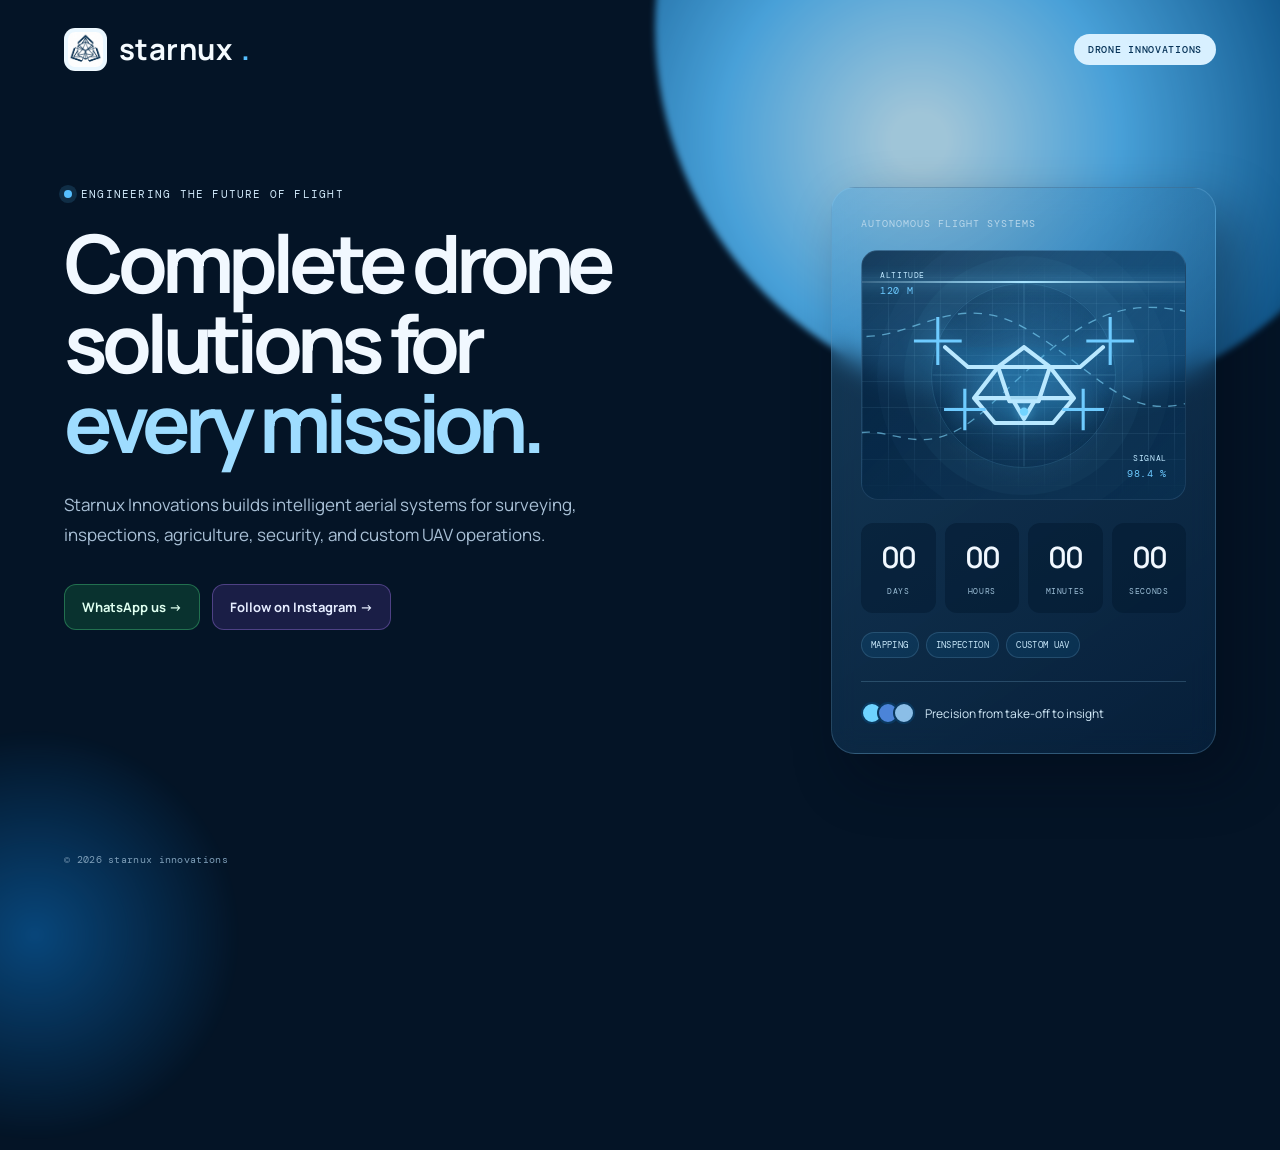
<file: index.htm>
<!DOCTYPE html>
<html lang="en">
<head>
  <meta charset="UTF-8">
  <meta name="viewport" content="width=device-width, initial-scale=1.0">
  <meta name="description" content="Starnux Innovations provides complete drone solutions for every mission.">
  <title>starnux— Coming Soon</title>
  <style>
    @import url('https://fonts.googleapis.com/css2?family=DM+Mono:wght@400;500&family=Manrope:wght@400;500;600;700;800&display=swap');

    :root {
      --ink: #f1f8ff;
      --muted: #a9c0d6;
      --orange: #56bfff;
      --yellow: #9edcff;
      --panel: rgba(31, 103, 151, .18);
      --line: rgba(161, 218, 255, .2);
    }

    * { box-sizing: border-box; }

    body {
      min-height: 100vh;
      margin: 0;
      overflow-x: hidden;
      color: var(--ink);
      background: #041426;
      font-family: "Manrope", Arial, sans-serif;
    }

    .page {
      position: relative;
      min-height: 100vh;
      isolation: isolate;
      display: flex;
      flex-direction: column;
      padding: 28px clamp(24px, 5vw, 78px) 34px;
    }

    .orb {
      position: absolute;
      z-index: -1;
      border-radius: 50%;
      filter: blur(3px);
      pointer-events: none;
    }

    .orb-one {
      width: min(59vw, 760px);
      height: min(59vw, 760px);
      top: -350px;
      right: -130px;
      background: radial-gradient(circle at 35% 65%, #c2ecff 0 4%, #57bfff 29%, #176ba8 56%, transparent 70%);
      opacity: .82;
    }

    .orb-two {
      width: 430px;
      height: 430px;
      bottom: -250px;
      left: -180px;
      background: radial-gradient(circle, #0a5c9f, transparent 67%);
      opacity: .7;
    }

    header, footer { display: flex; align-items: center; justify-content: space-between; }

    .brand {
      display: inline-flex;
      align-items: center;
      gap: 12px;
      color: #f5fbff;
      font-size: clamp(1.5rem, 2.3vw, 2rem);
      font-weight: 700;
      letter-spacing: .015em;
      line-height: 1;
      text-decoration: none;
    }

    .brand-mark-icon {
      width: 43px;
      height: 43px;
      flex: 0 0 43px;
      border: 1px solid rgba(255, 255, 255, .22);
      border-radius: 11px;
      background: #eaf7ff;
      object-fit: cover;
      padding: 3px;
    }

    .brand-dot { margin-left: -.1em; color: var(--orange); }

    .status {
      color: #083459;
      background: #d8f0ff;
      border-radius: 100px;
      padding: 9px 14px;
      font-family: "DM Mono", monospace;
      font-size: 10px;
      font-weight: 500;
      letter-spacing: .07em;
      text-transform: uppercase;
    }

    main { display: grid; flex: 1; align-content: center; grid-template-columns: 1.1fr .9fr; gap: 60px; padding: 65px 0 48px; }

    .intro { max-width: 720px; }

    .eyebrow { display: flex; align-items: center; gap: 9px; margin: 0 0 22px; color: #cfe7f8; font-family: "DM Mono", monospace; font-size: 11px; letter-spacing: .11em; text-transform: uppercase; }
    .eyebrow::before { width: 8px; height: 8px; border-radius: 100%; background: var(--orange); box-shadow: 0 0 0 5px rgba(86, 191, 255, .15); content: ""; }

    h1 { max-width: 680px; margin: 0; font-size: clamp(3.25rem, 6.3vw, 6.5rem); font-weight: 700; letter-spacing: -.075em; line-height: .99; }
    h1 em { color: var(--yellow); font-style: normal; }
    .description { max-width: 515px; margin: 28px 0 34px; color: var(--muted); font-size: 17px; line-height: 1.75; }

    .contact-actions { display: flex; flex-wrap: wrap; gap: 12px; }
    .contact-button { display: inline-flex; align-items: center; gap: 9px; border: 1px solid var(--line); border-radius: 12px; padding: 13px 17px; color: var(--ink); background: var(--panel); font-size: 13px; font-weight: 700; text-decoration: none; transition: transform .2s, background .2s, border-color .2s; }
    .contact-button:hover { border-color: var(--orange); background: rgba(86, 191, 255, .2); transform: translateY(-2px); }
    .contact-button svg { width: 18px; height: 18px; fill: currentColor; }
    .contact-button.whatsapp { color: #dffff0; background: rgba(37, 211, 102, .16); border-color: rgba(83, 230, 139, .34); }
    .contact-button.instagram { color: #e6edff; background: rgba(155, 89, 255, .15); border-color: rgba(179, 131, 255, .34); }

    .launch-card { align-self: center; max-width: 385px; justify-self: end; width: 100%; padding: 29px; border: 1px solid var(--line); border-radius: 24px; background: linear-gradient(145deg, rgba(69,158,216,.3), rgba(8,41,76,.5)); box-shadow: 20px 24px 55px rgba(0,8,20,.38); backdrop-filter: blur(13px); }
    .launch-card > p { margin: 0 0 24px; color: #b7d6ea; font-family: "DM Mono", monospace; font-size: 10px; letter-spacing: .1em; text-transform: uppercase; }
    .flight-visual { position: relative; display: grid; height: 250px; place-items: center; overflow: hidden; margin: -4px 0 23px; border: 1px solid rgba(159, 217, 255, .13); border-radius: 17px; background: radial-gradient(circle at 50% 55%, rgba(76, 178, 240, .25), transparent 48%), linear-gradient(135deg, rgba(2, 31, 60, .78), rgba(7, 58, 100, .35)); }
    .flight-visual::before, .flight-visual::after { position: absolute; content: ""; pointer-events: none; }
    .flight-visual::before { inset: 0; background: linear-gradient(rgba(159, 217, 255, .08) 1px, transparent 1px), linear-gradient(90deg, rgba(159, 217, 255, .08) 1px, transparent 1px); background-size: 26px 26px; mask-image: linear-gradient(to bottom, transparent, #000 25%, #000 75%, transparent); }
    .flight-visual::after { width: 130%; height: 2px; top: 12%; left: -15%; background: linear-gradient(90deg, transparent, #a9e4ff, transparent); box-shadow: 0 0 14px #65caff; animation: scan 3.5s ease-in-out infinite; }
    .flight-radar { position: absolute; width: 185px; height: 185px; border: 1px solid rgba(126, 214, 255, .15); border-radius: 50%; box-shadow: 0 0 0 27px rgba(126, 214, 255, .035), 0 0 0 54px rgba(126, 214, 255, .025); animation: radar-pulse 3s ease-out infinite; }
    .flight-radar::before, .flight-radar::after { position: absolute; top: 50%; left: 50%; background: rgba(145, 221, 255, .18); content: ""; transform: translate(-50%, -50%); }
    .flight-radar::before { width: 100%; height: 1px; }
    .flight-radar::after { width: 1px; height: 100%; }
    .flight-route { position: absolute; width: 130%; height: 110%; z-index: 0; }
    .flight-route path { fill: none; stroke: rgba(131, 218, 255, .6); stroke-width: 1.3; stroke-dasharray: 8 7; animation: route-flow 4s linear infinite; }
    .drone-svg { position: relative; z-index: 1; width: 270px; color: #b9e8ff; filter: drop-shadow(0 0 10px rgba(79, 192, 255, .42)); animation: drone-float 4s ease-in-out infinite; }
    .drone-svg .frame { fill: rgba(20, 106, 163, .13); stroke: currentColor; stroke-linecap: round; stroke-linejoin: round; stroke-width: 4; }
    .drone-svg .propeller { fill: none; stroke: #6ecbff; stroke-width: 3; transform-box: fill-box; transform-origin: center; animation: spin 1.2s linear infinite; }
    .drone-svg .light { fill: #72d4ff; filter: drop-shadow(0 0 5px #72d4ff); animation: blink 1s ease-in-out infinite alternate; }
    .solution-tags { display: flex; flex-wrap: wrap; gap: 7px; margin-top: 19px; }
    .solution-tags span { border: 1px solid rgba(159, 217, 255, .16); border-radius: 99px; padding: 6px 9px; color: #c6e6f8; background: rgba(20, 104, 160, .18); font: 9px "DM Mono", monospace; letter-spacing: .04em; text-transform: uppercase; }
    .flight-readout { position: absolute; z-index: 2; color: #bfe8ff; font: 8px "DM Mono", monospace; letter-spacing: .08em; text-transform: uppercase; }
    .flight-readout span { display: block; margin-top: 4px; color: #6dcaff; font-size: 10px; }
    .readout-left { top: 19px; left: 18px; }
    .readout-right { right: 18px; bottom: 19px; text-align: right; }

    @keyframes drone-float { 0%, 100% { transform: translateY(5px) rotate(-1.5deg); } 50% { transform: translateY(-7px) rotate(1.5deg); } }
    @keyframes spin { to { transform: rotate(360deg); } }
    @keyframes blink { to { opacity: .35; } }
    @keyframes scan { 0%, 100% { transform: translateY(0); opacity: .25; } 50% { transform: translateY(130px); opacity: 1; } }
    @keyframes route-flow { to { stroke-dashoffset: -120; } }
    @keyframes radar-pulse { 0% { transform: scale(.92); opacity: .35; } 65% { transform: scale(1.08); opacity: 1; } 100% { transform: scale(1.16); opacity: 0; } }
    .countdown { display: grid; grid-template-columns: repeat(4, 1fr); gap: 9px; }
    .countdown div { padding: 14px 5px; border-radius: 12px; background: rgba(2, 23, 45, .46); text-align: center; }
    .countdown strong { display: block; font-size: clamp(1.4rem, 2.3vw, 2rem); font-weight: 600; letter-spacing: -.06em; }
    .countdown span { color: #9ec0d8; font-family: "DM Mono", monospace; font-size: 8px; letter-spacing: .08em; text-transform: uppercase; }
    .card-bottom { display: flex; align-items: center; gap: 10px; margin-top: 23px; padding-top: 20px; border-top: 1px solid var(--line); color: #d4ebfa; font-size: 12px; }
    .avatars { display: flex; }
    .avatars i { display: block; width: 22px; height: 22px; margin-left: -6px; border: 2px solid #0a385e; border-radius: 50%; }
    .avatars i:first-child { margin-left: 0; background: #6ed3ff; }
    .avatars i:nth-child(2) { background: #4b84d8; }
    .avatars i:nth-child(3) { background: #8bbee7; }

    footer { color: #7e9eb8; font-family: "DM Mono", monospace; font-size: 10px; letter-spacing: .03em; }
    .socials { display: flex; gap: 18px; }
    .socials a { color: #c4e2f5; text-decoration: none; transition: color .2s; }
    .socials a:hover { color: var(--orange); }

    @media (max-width: 760px) {
      .page { padding-top: 22px; }
      main { grid-template-columns: 1fr; gap: 45px; padding: 75px 0 52px; }
      .launch-card { justify-self: start; max-width: 430px; }
      .orb-one { top: -190px; right: -260px; width: 610px; height: 610px; }
    }

    @media (max-width: 430px) {
      .page { padding-inline: 19px; }
      .status { padding: 8px 10px; font-size: 8px; }
      h1 { font-size: 3.1rem; }
      .description { font-size: 15px; }
      .contact-actions { flex-direction: column; align-items: stretch; }
      .contact-button { justify-content: center; }
      .flight-visual { height: 225px; }
      .drone-svg { width: 235px; }
      footer { align-items: flex-start; gap: 17px; flex-direction: column; }
    }
  </style>
</head>
<body>
  <div class="page">
    <div class="orb orb-one"></div>
    <div class="orb orb-two"></div>

    <header>
      <a class="brand" href="#" aria-label="Starnux Innovations home"><img class="brand-mark-icon" src="starnux-mark.jpeg" alt="">starnux<span class="brand-dot">.</span></a>
      <span class="status">Drone innovations</span>
    </header>

    <main>
      <section class="intro">
        <p class="eyebrow">Engineering the future of flight</p>
        <h1>Complete drone solutions for <em>every mission.</em></h1>
        <p class="description">Starnux Innovations builds intelligent aerial systems for surveying, inspections, agriculture, security, and custom UAV operations.</p>
        <div class="contact-actions">
          <a class="contact-button whatsapp" href="https://wa.me/919074315600" target="_blank" rel="noopener noreferrer">WhatsApp us &rarr;</a>
          <a class="contact-button instagram" href="https://www.instagram.com/starnuxinnovations?mdxt=eDgyN2V6aTc1ZWYx" target="_blank" rel="noopener noreferrer">Follow on Instagram &rarr;</a>
        </div>
      </section>

      <aside class="launch-card">
        <p>Autonomous flight systems</p>
        <div class="flight-visual" aria-hidden="true">
          <div class="flight-radar"></div>
          <svg class="flight-route" viewBox="0 0 400 260" preserveAspectRatio="none"><path d="M-5 215C65 140 85 235 165 161S284 34 405 86"/><path d="M-5 72C72 133 116 36 201 85s102 110 204 49"/></svg>
          <div class="flight-readout readout-left">Altitude<span>120 M</span></div>
          <div class="flight-readout readout-right">Signal<span>98.4 %</span></div>
          <svg class="drone-svg" viewBox="0 0 260 170" fill="none">
            <path class="frame" d="M130 58 105 77H76l-22-19m76 0 25 19h29l22-19M105 77l-23 30m73-30 23 30M82 107h96l-20 24h-56l-20-24Z"/>
            <path class="frame" d="M105 77h50l-11 33h-28l-11-33Zm15 33h20l-10 17-10-17Z"/>
            <path class="propeller" d="M24 52h46M47 29v46"/><path class="propeller" d="M190 52h46m-23-23v46"/>
            <path class="propeller" d="M53 118h40m-20-20v40"/><path class="propeller" d="M167 118h40m-20-20v40"/>
            <circle class="light" cx="130" cy="120" r="4"/>
          </svg>
        </div>
        <div class="countdown" aria-label="Countdown timer">
          <div><strong id="days">00</strong><span>Days</span></div>
          <div><strong id="hours">00</strong><span>Hours</span></div>
          <div><strong id="minutes">00</strong><span>Minutes</span></div>
          <div><strong id="seconds">00</strong><span>Seconds</span></div>
        </div>
        <div class="solution-tags"><span>Mapping</span><span>Inspection</span><span>Custom UAV</span></div>
        <div class="card-bottom"><span class="avatars"><i></i><i></i><i></i></span> Precision from take-off to insight</div>
      </aside>
    </main>

    <footer>
      <span>© 2026 starnux innovations</span>
      
    </footer>
  </div>
  <script>
    const launchDate = new Date('2026-11-01T00:00:00');
    const timeUnits = {
      days: document.getElementById('days'),
      hours: document.getElementById('hours'),
      minutes: document.getElementById('minutes'),
      seconds: document.getElementById('seconds')
    };

    function updateCountdown() {
      const timeRemaining = Math.max(0, launchDate - new Date());
      const totalSeconds = Math.floor(timeRemaining / 1000);
      const days = Math.floor(totalSeconds / 86400);
      const hours = Math.floor(totalSeconds % 86400 / 3600);
      const minutes = Math.floor(totalSeconds % 3600 / 60);
      const seconds = totalSeconds % 60;

      timeUnits.days.textContent = String(days).padStart(2, '0');
      timeUnits.hours.textContent = String(hours).padStart(2, '0');
      timeUnits.minutes.textContent = String(minutes).padStart(2, '0');
      timeUnits.seconds.textContent = String(seconds).padStart(2, '0');
    }

    updateCountdown();
    setInterval(updateCountdown, 1000);
  </script>
</body>
</html>
</file>
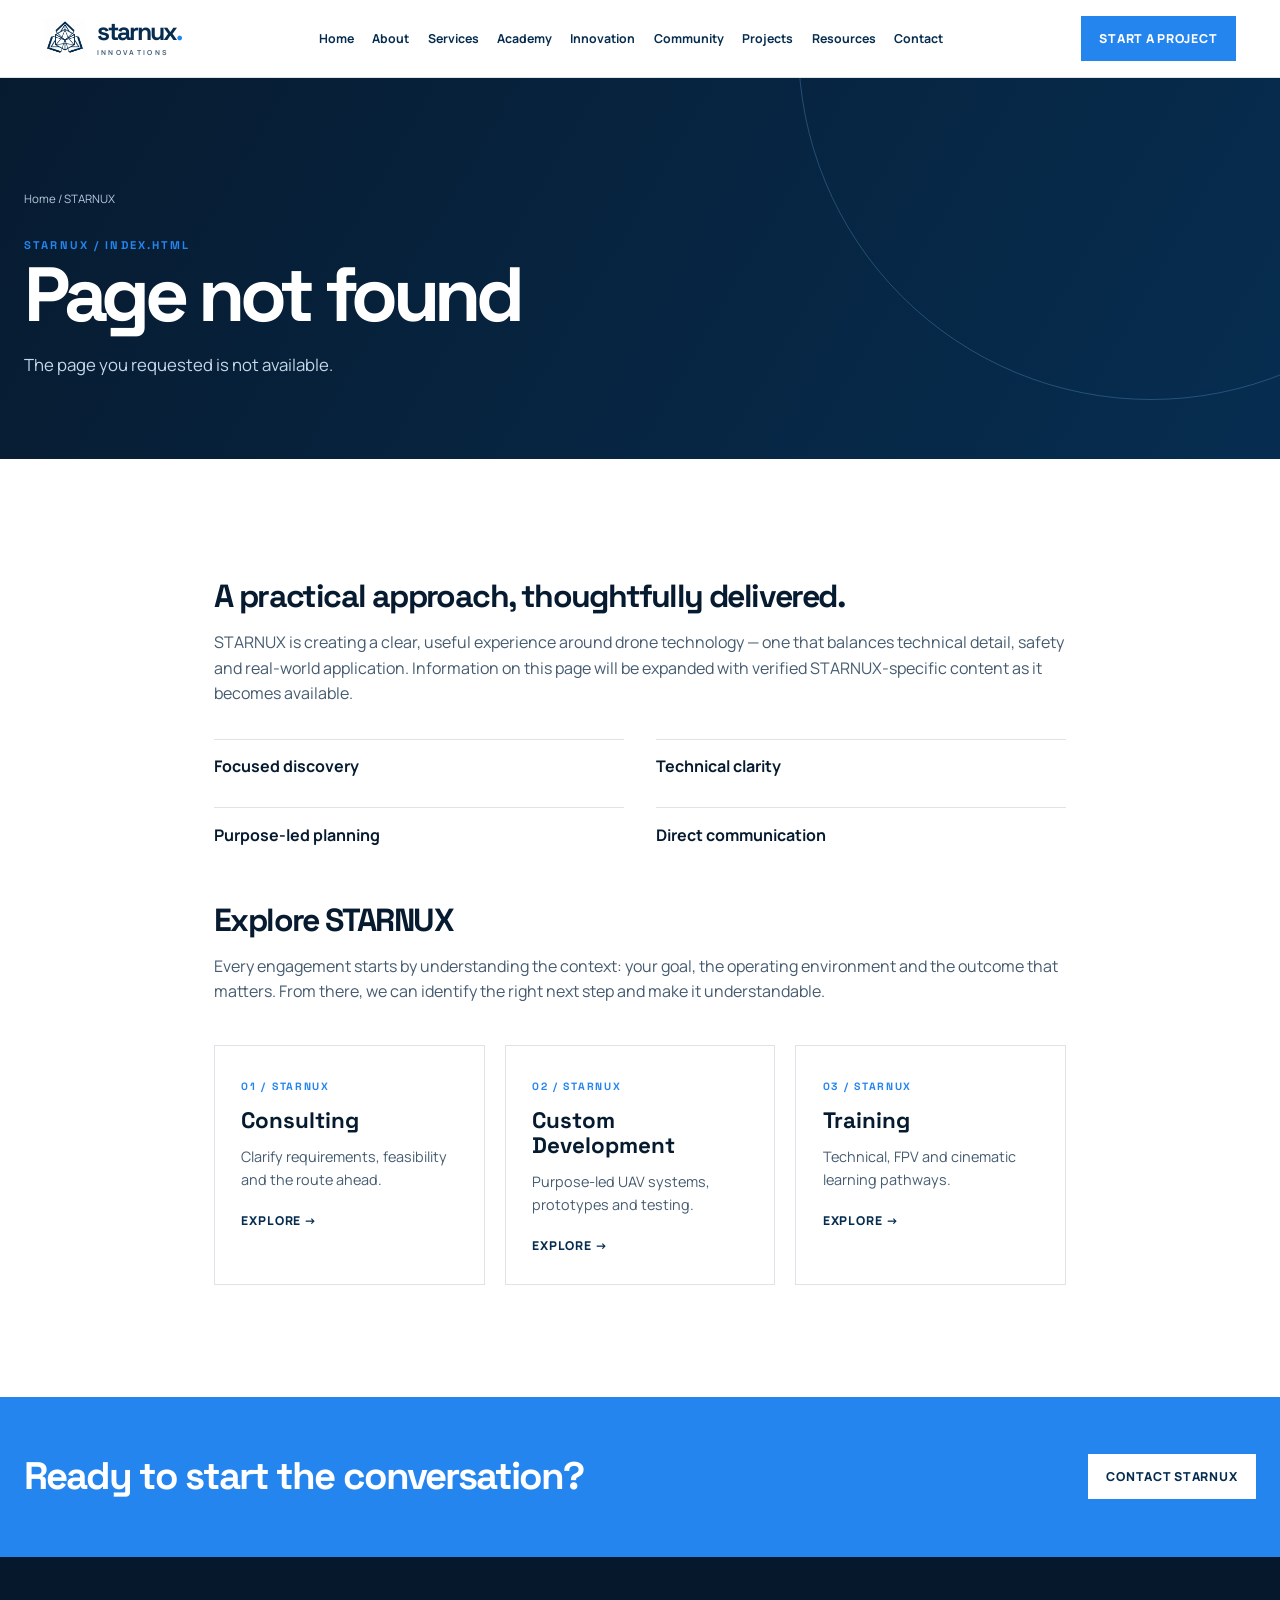
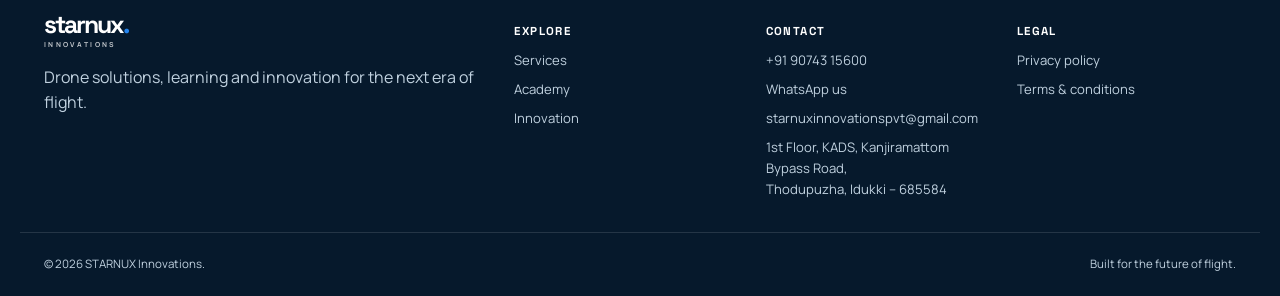
<file: index.html>
<!doctype html>
<html lang="en"><head>
  <meta charset="utf-8"><meta name="viewport" content="width=device-width,initial-scale=1">
  <meta name="description" content="STARNUX — drone solutions, training and innovation."><title>STARNUX | The Future Takes Flight</title>
  <link rel="preconnect" href="https://fonts.googleapis.com"><link rel="preconnect" href="https://fonts.gstatic.com" crossorigin>
  <link href="https://fonts.googleapis.com/css2?family=Manrope:wght@400;500;600;700;800&family=Space+Grotesk:wght@400;500;600;700&display=swap" rel="stylesheet">
  <link rel="stylesheet" href="/longform.css"><link rel="stylesheet" href="/wordmark.css"><link rel="stylesheet" href="/overrides.css">
</head><body data-page="home"><a class="skip-link" href="#main">Skip to content</a><div id="site-header"></div><main id="main"></main><div id="site-footer"></div><script src="/app.js" defer></script></body></html>
</file>
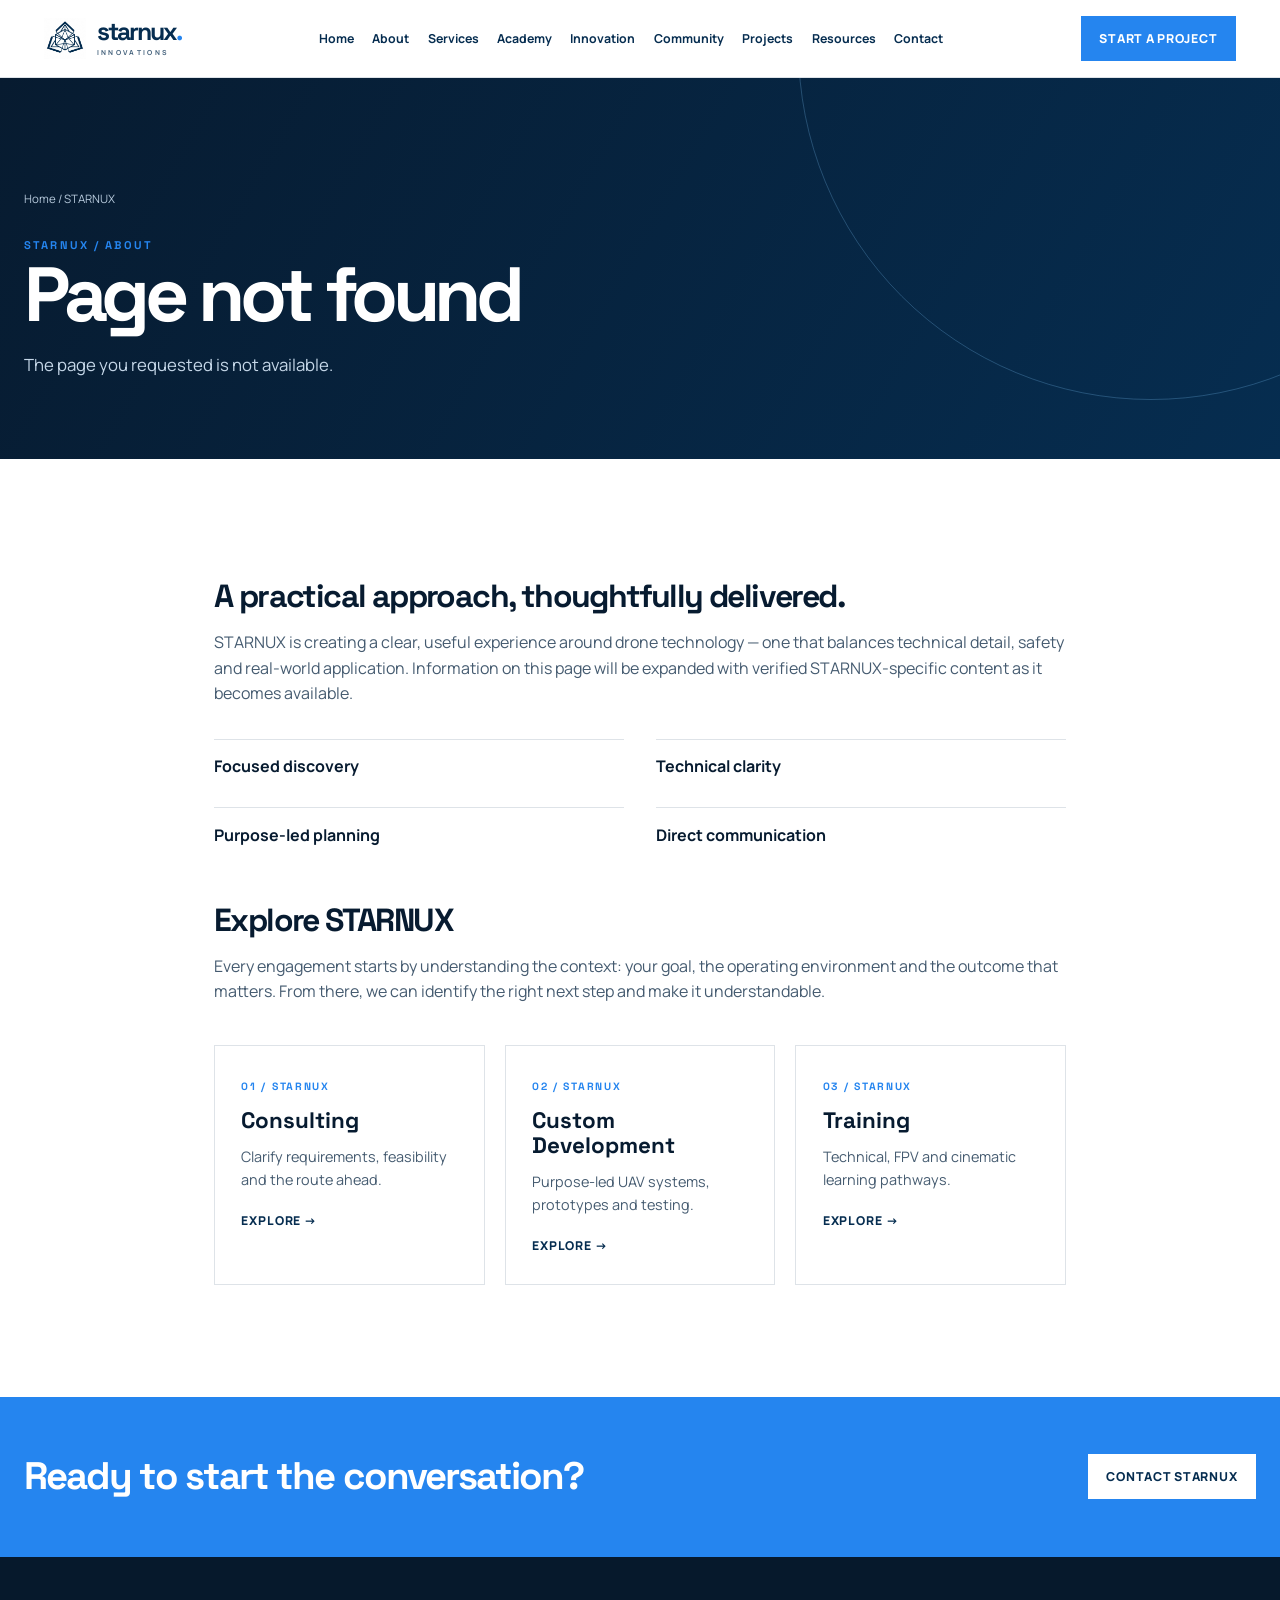
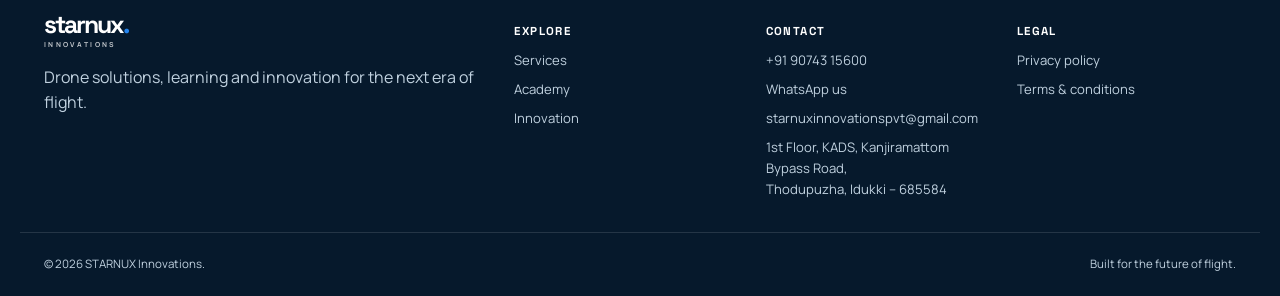
<file: about/index.html>
<!doctype html><html lang="en"><head><meta charset="utf-8"><meta name="viewport" content="width=device-width,initial-scale=1"><meta name="description" content="STARNUX � drone solutions, training and innovation."><title>STARNUX</title><link rel="preconnect" href="https://fonts.googleapis.com"><link rel="preconnect" href="https://fonts.gstatic.com" crossorigin><link href="https://fonts.googleapis.com/css2?family=Manrope:wght@400;500;600;700;800&family=Space+Grotesk:wght@400;500;600;700&display=swap" rel="stylesheet"><link rel="stylesheet" href="/longform.css"><link rel="stylesheet" href="/wordmark.css"><link rel="stylesheet" href="/overrides.css"></head><body><a class="skip-link" href="#main">Skip to content</a><div id="site-header"></div><main id="main"></main><div id="site-footer"></div><script src="/app.js" defer></script></body></html>
</file>
<file: longform.css>
:root{--navy:#062d50;--midnight:#071b30;--blue:#2585ef;--ice:#f4f7fa;--slate:#64748b;--white:#fff;--line:rgba(6,45,80,.13);--display:"Space Grotesk",sans-serif;--body:"Manrope",sans-serif}*{box-sizing:border-box}html{scroll-behavior:smooth}body{margin:0;background:var(--ice);color:var(--midnight);font-family:var(--body);font-size:16px;line-height:1.6}a{color:inherit}.skip-link{position:fixed;z-index:100;top:-4rem;left:1rem;background:#fff;padding:.75rem 1rem}.skip-link:focus{top:1rem}.site-header{position:sticky;top:0;z-index:20;background:rgba(7,27,48,.91);backdrop-filter:blur(16px);border-bottom:1px solid rgba(255,255,255,.1)}.nav-wrap{max-width:1240px;margin:auto;padding:1rem 1.5rem;display:flex;align-items:center;justify-content:space-between;gap:1rem}.nav-links{display:flex;gap:1.15rem;align-items:center;color:#dbe9f6;font-size:.77rem;font-weight:700}.nav-links a{text-decoration:none}.nav-links a:hover{color:#fff}.nav-toggle{display:none}.button{background:var(--blue);border:1px solid var(--blue);color:#fff;padding:.72rem 1.1rem;text-decoration:none;display:inline-flex;align-items:center;gap:.5rem;font-size:.77rem;letter-spacing:.06em;font-weight:800;text-transform:uppercase;transition:.2s}.button:hover{background:#0f70db;transform:translateY(-2px)}.button.ghost{background:transparent;border-color:rgba(255,255,255,.42)}.eyebrow{font:700 .7rem var(--display);letter-spacing:.19em;color:var(--blue);text-transform:uppercase}.hero{background:var(--midnight);color:#fff;min-height:clamp(520px,78vh,720px);overflow:hidden;position:relative;display:grid;align-items:center}.hero::before{content:"";position:absolute;inset:0;background:linear-gradient(90deg,rgba(7,27,48,.98) 0%,rgba(7,27,48,.8) 44%,rgba(7,27,48,.12)),radial-gradient(circle at 70% 50%,rgba(37,133,239,.28),transparent 32%)}.grid-backdrop{position:absolute;inset:0;opacity:.23;background-image:linear-gradient(rgba(140,201,255,.25) 1px,transparent 1px),linear-gradient(90deg,rgba(140,201,255,.25) 1px,transparent 1px);background-size:54px 54px;mask-image:linear-gradient(to right,black,transparent)}.hero-inner{max-width:1240px;width:100%;margin:auto;padding:7rem 1.5rem;position:relative}.hero h1{font:700 clamp(2.9rem,7vw,6.5rem)/.96 var(--display);letter-spacing:-.07em;max-width:820px;margin:.8rem 0 1.4rem}.hero p{max-width:590px;color:#c5d7e8;font-size:1.05rem}.hero-actions{display:flex;gap:.8rem;flex-wrap:wrap;margin-top:2rem}.drone-orb{position:absolute;width:min(48vw,620px);aspect-ratio:1;right:-3%;top:50%;translate:0 -50%;border:1px solid rgba(101,185,255,.48);border-radius:50%;box-shadow:0 0 110px rgba(37,133,239,.32),inset 0 0 70px rgba(37,133,239,.22);animation:float 6s ease-in-out infinite}.drone-orb::before,.drone-orb::after{content:"";position:absolute;inset:21%;border:1px solid rgba(164,218,255,.6);border-radius:50%;transform:rotateX(64deg)}.drone-orb::after{transform:rotateY(64deg)}.orb-core{position:absolute;top:46%;left:42%;width:26%;height:8%;border-radius:30px;background:linear-gradient(90deg,#8fd0ff,var(--blue));box-shadow:0 0 36px #3c9bf4}.section{max-width:1240px;margin:auto;padding:6.5rem 1.5rem}.section-head{max-width:690px;margin-bottom:2.4rem}.section h2{font:700 clamp(2rem,4vw,3.7rem)/1 var(--display);letter-spacing:-.06em;margin:.5rem 0 1rem}.section-lead{color:var(--slate);font-size:1.04rem}.cards{display:grid;grid-template-columns:repeat(3,1fr);gap:1.25rem}.card{background:#fff;padding:1.65rem;border:1px solid var(--line);position:relative;overflow:hidden;min-height:215px}.card::before{content:"";position:absolute;inset:0 auto 0 0;width:3px;background:var(--blue);transform:scaleY(0);transition:.25s}.card:hover::before{transform:scaleY(1)}.card-kicker{font:700 .66rem var(--display);letter-spacing:.16em;text-transform:uppercase;color:var(--blue)}.card h3{font:700 1.4rem/1.1 var(--display);margin:.7rem 0}.card p{font-size:.9rem;color:var(--slate);margin:0 0 1rem}.text-link{font-size:.76rem;font-weight:800;text-decoration:none;text-transform:uppercase;letter-spacing:.07em;color:var(--navy)}.split-dark{background:var(--navy);color:#fff}.split-dark .section-lead{color:#b7cadc}.stats{display:grid;grid-template-columns:repeat(4,1fr);border-top:1px solid rgba(255,255,255,.18);margin-top:3rem}.stat{padding:1.3rem 1rem 0 0}.stat strong{font:700 2.5rem var(--display);display:block}.stat span{font-size:.76rem;color:#b7cadc;text-transform:uppercase;letter-spacing:.07em}.page-hero{background:linear-gradient(120deg,#071b30,#062d50);color:#fff;padding:7rem 1.5rem 5rem;position:relative;overflow:hidden}.page-hero::after{content:"";position:absolute;width:44rem;height:44rem;border:1px solid rgba(130,203,255,.25);border-radius:50%;right:-14rem;top:-24rem}.page-hero-inner{position:relative;max-width:1240px;margin:auto}.crumbs{font-size:.72rem;color:#b7cadc;margin-bottom:1.4rem}.crumbs a{text-decoration:none}.page-hero h1{font:700 clamp(2.8rem,6vw,5.7rem)/1 var(--display);letter-spacing:-.07em;max-width:880px;margin:0}.page-hero p{max-width:620px;color:#c5d7e8;font-size:1.05rem;margin:1.2rem 0 0}.detail{max-width:900px;margin:auto;padding:5rem 1.5rem 7rem}.detail h2{font:700 2rem/1.1 var(--display);letter-spacing:-.05em;margin:2.5rem 0 .8rem}.detail p{color:#455b70}.feature-list{padding:0;list-style:none;display:grid;grid-template-columns:repeat(2,1fr);gap:.8rem 2rem;margin:2rem 0}.feature-list li{border-top:1px solid var(--line);padding:.9rem 0;font-weight:700}.cta-band{padding:3.6rem 1.5rem;background:var(--blue);color:#fff}.cta-band>div{max-width:1240px;margin:auto;display:flex;justify-content:space-between;align-items:center;gap:2rem}.cta-band h2{font:700 clamp(1.8rem,3vw,3rem)/1 var(--display);margin:0;letter-spacing:-.05em}.cta-band .button{background:var(--white);border-color:#fff;color:var(--navy)}.footer{background:#06192c;color:#c0d1df}.footer-inner{max-width:1240px;margin:auto;padding:3.5rem 1.5rem 2rem;display:grid;grid-template-columns:2fr repeat(3,1fr);gap:2rem}.footer a{text-decoration:none}.footer h3{font:700 .72rem var(--display);letter-spacing:.12em;color:#fff;text-transform:uppercase}.footer nav{display:grid;gap:.5rem;font-size:.82rem}.footer-bottom{max-width:1240px;margin:auto;padding:1.4rem 1.5rem;border-top:1px solid rgba(255,255,255,.12);font-size:.72rem;display:flex;justify-content:space-between}.reveal{animation:rise .8s both}@keyframes rise{from{opacity:0;transform:translateY(22px)}to{opacity:1;transform:none}}@keyframes float{50%{transform:translateY(-18px) rotate(3deg)}}@media(max-width:850px){.nav-toggle{display:block;background:transparent;border:0;color:#fff;font-weight:800}.nav-links{display:none;position:absolute;left:0;right:0;top:100%;padding:1.4rem;background:#071b30;flex-direction:column;align-items:flex-start}.nav-links.open{display:flex}.nav-cta{display:none}.drone-orb{opacity:.45;right:-30%;width:95vw}.cards{grid-template-columns:1fr 1fr}.footer-inner{grid-template-columns:1fr 1fr}.stats{grid-template-columns:1fr 1fr}.cta-band>div{display:block}.cta-band .button{margin-top:1.5rem}}@media(max-width:550px){.cards,.feature-list{grid-template-columns:1fr}.section{padding:4.5rem 1.2rem}.hero-inner{padding:6rem 1.2rem}.page-hero{padding:5rem 1.2rem 3.5rem}.footer-inner{grid-template-columns:1fr}.footer-bottom{display:block}.footer-bottom>*{display:block;margin:.4rem 0}.stats{grid-template-columns:1fr 1fr}.stat strong{font-size:2rem}}@media(prefers-reduced-motion:reduce){html{scroll-behavior:auto}*,*::before,*::after{animation-duration:.01ms!important;transition-duration:.01ms!important}}
</file>
<file: wordmark.css>
.brand{display:inline-flex;align-items:center;gap:.7rem;color:var(--navy);text-decoration:none}.brand-logo{width:2.6rem;height:2.6rem;object-fit:contain;display:block}.brand-copy{display:grid;line-height:1}.brand-name{font-family:"Space Grotesk",sans-serif;font-weight:700;letter-spacing:-.08em;font-size:1.55rem}.brand-name i{font-style:normal;color:var(--blue)}.brand-sub{font-size:.43rem;letter-spacing:.34em;margin-top:.28rem;font-weight:700;opacity:.75}.footer .brand{color:var(--white)}.footer .brand-logo{display:none}
</file>
<file: overrides.css>
.page-intro{background:#fff}.page-intro .cards{margin-top:2.5rem}.legal h2{scroll-margin-top:6rem}.legal .toc{background:#eef6ff;padding:1.3rem 1.5rem;border-left:3px solid var(--blue)}
.site-header{background:rgba(255,255,255,.94);border-bottom-color:var(--line)}.nav-links{color:var(--navy)}.nav-links a:hover{color:var(--blue)}.nav-toggle{color:var(--navy)}@media(max-width:850px){.nav-links{background:#fff;color:var(--navy)}}
.contact-details{display:grid;grid-template-columns:1fr 1fr;gap:2rem;padding:2rem;margin-bottom:3rem;background:#edf6ff;border-left:3px solid var(--blue)}.contact-details h2{font-size:1.35rem;margin:.45rem 0 1rem;overflow-wrap:anywhere}.contact-details h2 a{color:var(--navy);text-decoration:none}.contact-details p{margin:.45rem 0 0}@media(max-width:550px){.contact-details{grid-template-columns:1fr;padding:1.4rem}}
.about-intro{display:grid;grid-template-columns:1fr 1fr;gap:5rem;align-items:start}.about-copy{max-width:570px;color:#455b70}.about-copy p{margin:0 0 1.2rem}.lead-copy{font:600 1.22rem/1.55 var(--body);color:var(--navy)!important}.mission-grid{display:grid;grid-template-columns:1fr 1fr;gap:4rem}.mission-grid h2{font:700 clamp(2rem,3.6vw,3.4rem)/1 var(--display);letter-spacing:-.06em;margin:.75rem 0 1.2rem}.mission-grid p{color:#c5d7e8;max-width:490px}.values-grid{grid-template-columns:repeat(5,1fr)}.values-grid .card{min-height:245px}.team-section{background:linear-gradient(120deg,#edf6ff,#fff);border-block:1px solid var(--line)}.team-layout{display:grid;grid-template-columns:1fr 1fr;gap:5rem;align-items:start}.team-layout h2,.future-section h2{font:700 clamp(2.3rem,5vw,4.5rem)/.98 var(--display);letter-spacing:-.07em;margin:.6rem 0}.team-layout p{color:#455b70}.team-layout .button{margin-top:1rem}.future-section{max-width:900px}.future-section .section-lead{max-width:680px}.future-signoff{font:700 1rem var(--display);color:var(--blue);margin-top:2rem}@media(max-width:900px){.values-grid{grid-template-columns:repeat(3,1fr)}}@media(max-width:700px){.about-intro,.mission-grid,.team-layout{grid-template-columns:1fr;gap:2rem}.values-grid{grid-template-columns:1fr 1fr}}@media(max-width:450px){.values-grid{grid-template-columns:1fr}}
.story-section{background:#fff}.story-layout{display:grid;grid-template-columns:1fr 1fr;gap:5rem}.story-layout h2,.roadmap-section h2{font:700 clamp(2.3rem,4.5vw,4.1rem)/1 var(--display);letter-spacing:-.07em;margin:.6rem 0}.story-layout p{color:#455b70}.focus-grid{grid-template-columns:repeat(3,1fr)}.founder-grid{display:grid;grid-template-columns:repeat(3,1fr);gap:.8rem}.founder-card{background:#fff;border:1px solid var(--line);padding:1.2rem;min-height:148px}.founder-card span{font:700 .7rem var(--display);color:var(--blue)}.founder-card h3{font:700 1.25rem var(--display);margin:.45rem 0 0}.founder-card p{font-size:.76rem!important;margin:0!important;color:var(--navy)!important}.founder-card small{display:block;margin-top:.5rem;font-size:.67rem;color:var(--slate)}.team-note{padding-top:0;font-size:.8rem;color:var(--slate)}.roadmap-section{background:var(--midnight);color:#fff}.roadmap-section .eyebrow{color:#77bbff}.timeline{margin-top:3rem;border-top:1px solid rgba(255,255,255,.22)}.timeline article{display:grid;grid-template-columns:140px 1fr;gap:1.5rem;padding:1.5rem 0;border-bottom:1px solid rgba(255,255,255,.15)}.timeline b{font:700 1.05rem var(--display);color:#77bbff}.timeline h3{font:700 1.2rem var(--display);margin:0}.timeline p{color:#c5d7e8;margin:.3rem 0 0}@media(max-width:900px){.focus-grid{grid-template-columns:1fr 1fr}.founder-grid{grid-template-columns:1fr 1fr}}@media(max-width:700px){.story-layout{grid-template-columns:1fr;gap:2rem}.focus-grid{grid-template-columns:1fr}.founder-grid{grid-template-columns:1fr 1fr}.timeline article{grid-template-columns:90px 1fr}}@media(max-width:450px){.founder-grid{grid-template-columns:1fr}.timeline article{grid-template-columns:1fr;gap:.35rem}}
.services-intro{display:grid;grid-template-columns:1fr 1fr;gap:5rem;align-items:start}.services-intro>div:last-child{max-width:570px;color:#455b70}.services-intro>div:last-child p:not(.lead-copy){margin-top:1.2rem}.service-directory{background:#fff}.service-grid{display:grid;grid-template-columns:repeat(4,1fr);border-top:1px solid var(--line);border-left:1px solid var(--line)}.service-card{min-height:275px;padding:1.4rem;border-right:1px solid var(--line);border-bottom:1px solid var(--line);display:flex;flex-direction:column;background:#fff;transition:.2s}.service-card:hover{background:#edf6ff}.service-card>span,.process-grid b{font:700 .7rem var(--display);color:var(--blue);letter-spacing:.1em}.service-card h3{font:700 1.35rem/1.05 var(--display);letter-spacing:-.05em;margin:.9rem 0}.service-card p{font-size:.83rem;color:var(--slate);margin:0}.service-card a{margin-top:auto;padding-top:1rem;font-size:.72rem;font-weight:800;text-decoration:none;text-transform:uppercase;letter-spacing:.05em}.service-card b{color:var(--blue);font-size:1rem;margin-left:.4rem}.process-section{background:var(--navy);color:#fff}.process-grid{display:grid;grid-template-columns:repeat(4,1fr);gap:2rem}.process-grid h3{font:700 1.4rem var(--display);margin:.7rem 0}.process-grid p{color:#c5d7e8;font-size:.88rem}.usecase-grid{display:grid;grid-template-columns:repeat(2,1fr);gap:0;border-top:1px solid var(--line);border-left:1px solid var(--line)}.usecase-grid article{padding:1.7rem;border-right:1px solid var(--line);border-bottom:1px solid var(--line)}.usecase-grid h3{font:700 1.35rem var(--display);margin:0}.usecase-grid p{color:var(--slate);font-size:.9rem}.services-callout{background:linear-gradient(120deg,#edf6ff,#fff)}.services-callout h2{font:700 clamp(2.3rem,5vw,4.5rem)/.98 var(--display);letter-spacing:-.07em;margin:.6rem 0}.services-callout p{max-width:580px;color:#455b70}.services-callout .button{margin-top:1rem}@media(max-width:900px){.service-grid{grid-template-columns:repeat(2,1fr)}.process-grid{grid-template-columns:1fr 1fr}}@media(max-width:700px){.services-intro{grid-template-columns:1fr;gap:2rem}.service-grid,.process-grid,.usecase-grid{grid-template-columns:1fr}} 
.hub-intro{display:grid;grid-template-columns:1fr 1fr;gap:5rem;align-items:start}.hub-intro>.lead-copy{max-width:600px}.hub-directory{background:#fff}.hub-grid{display:grid;grid-template-columns:repeat(3,1fr);border-top:1px solid var(--line);border-left:1px solid var(--line)}.hub-grid article{padding:1.55rem;min-height:245px;border-right:1px solid var(--line);border-bottom:1px solid var(--line);display:flex;flex-direction:column}.hub-grid article>span{font:700 .7rem var(--display);color:var(--blue)}.hub-grid h3{font:700 1.4rem/1.05 var(--display);letter-spacing:-.05em;margin:.8rem 0}.hub-grid p{font-size:.86rem;color:var(--slate);margin:0}.hub-grid a{margin-top:auto;padding-top:1rem;font:800 .73rem var(--body);letter-spacing:.07em;text-transform:uppercase;text-decoration:none}.hub-grid b{color:var(--blue);font-size:1rem}.hub-process{background:var(--midnight);color:#fff}.hub-steps{display:grid;grid-template-columns:repeat(4,1fr);gap:1rem;margin-top:2.7rem}.hub-steps article{border-top:1px solid rgba(255,255,255,.25);padding-top:.9rem}.hub-steps b{font:700 .72rem var(--display);color:#77bbff}.hub-steps h3{font:700 1.3rem/1.1 var(--display);margin:.6rem 0}.hub-cta{background:linear-gradient(130deg,#edf6ff,#fff)}.hub-cta h2,.contact-location h2{font:700 clamp(2.5rem,5vw,4.7rem)/.96 var(--display);letter-spacing:-.07em;margin:.6rem 0}.hub-cta p{color:var(--slate)}.hub-cta .button{margin-top:1rem}.contact-action-grid{display:grid;grid-template-columns:repeat(3,1fr);border-top:1px solid var(--line);border-left:1px solid var(--line)}.contact-action-grid a{min-height:220px;padding:1.5rem;border-right:1px solid var(--line);border-bottom:1px solid var(--line);display:flex;flex-direction:column;text-decoration:none;background:#fff}.contact-action-grid span{font:700 .7rem var(--display);color:var(--blue);letter-spacing:.08em}.contact-action-grid strong{font:700 1.25rem/1.15 var(--display);letter-spacing:-.04em;margin:1rem 0;overflow-wrap:anywhere}.contact-action-grid small{color:var(--slate);margin-top:auto}.contact-location{background:var(--navy);color:#fff}.contact-location .eyebrow{color:#77bbff}.contact-location p{color:#c5d7e8;font-size:1.05rem}.contact-location .button{margin-top:1rem}.enquiry-guide{max-width:900px}.enquiry-guide h2{font:700 clamp(2rem,4vw,3.8rem)/1 var(--display);letter-spacing:-.06em;margin:.5rem 0}.enquiry-guide .button{margin-top:1rem}@media(max-width:800px){.hub-intro{grid-template-columns:1fr;gap:2rem}.hub-grid{grid-template-columns:1fr 1fr}.hub-steps{grid-template-columns:1fr 1fr}.contact-action-grid{grid-template-columns:1fr}}@media(max-width:500px){.hub-grid,.hub-steps{grid-template-columns:1fr}}
.founder-avatar{height:115px;margin:-1.2rem -1.2rem 1rem;display:grid;place-items:center;position:relative;overflow:hidden;background:linear-gradient(145deg,#082e51,#2585ef)}.founder-avatar::before,.founder-avatar::after{content:"";position:absolute;border:1px solid rgba(255,255,255,.25);border-radius:50%}.founder-avatar::before{width:150px;height:150px;right:-45px;top:-65px}.founder-avatar::after{width:96px;height:96px;left:-30px;bottom:-48px}.founder-avatar span{position:relative;z-index:1;font:700 3.5rem/1 var(--display);color:#fff;letter-spacing:-.1em}.founder-avatar small{position:absolute;z-index:1;right:.7rem;bottom:.5rem;margin:0;color:rgba(255,255,255,.75);font-size:.55rem;text-transform:uppercase;letter-spacing:.08em}.founder-card>.founder-avatar+span{font:700 .7rem var(--display);color:var(--blue)}
</file>
